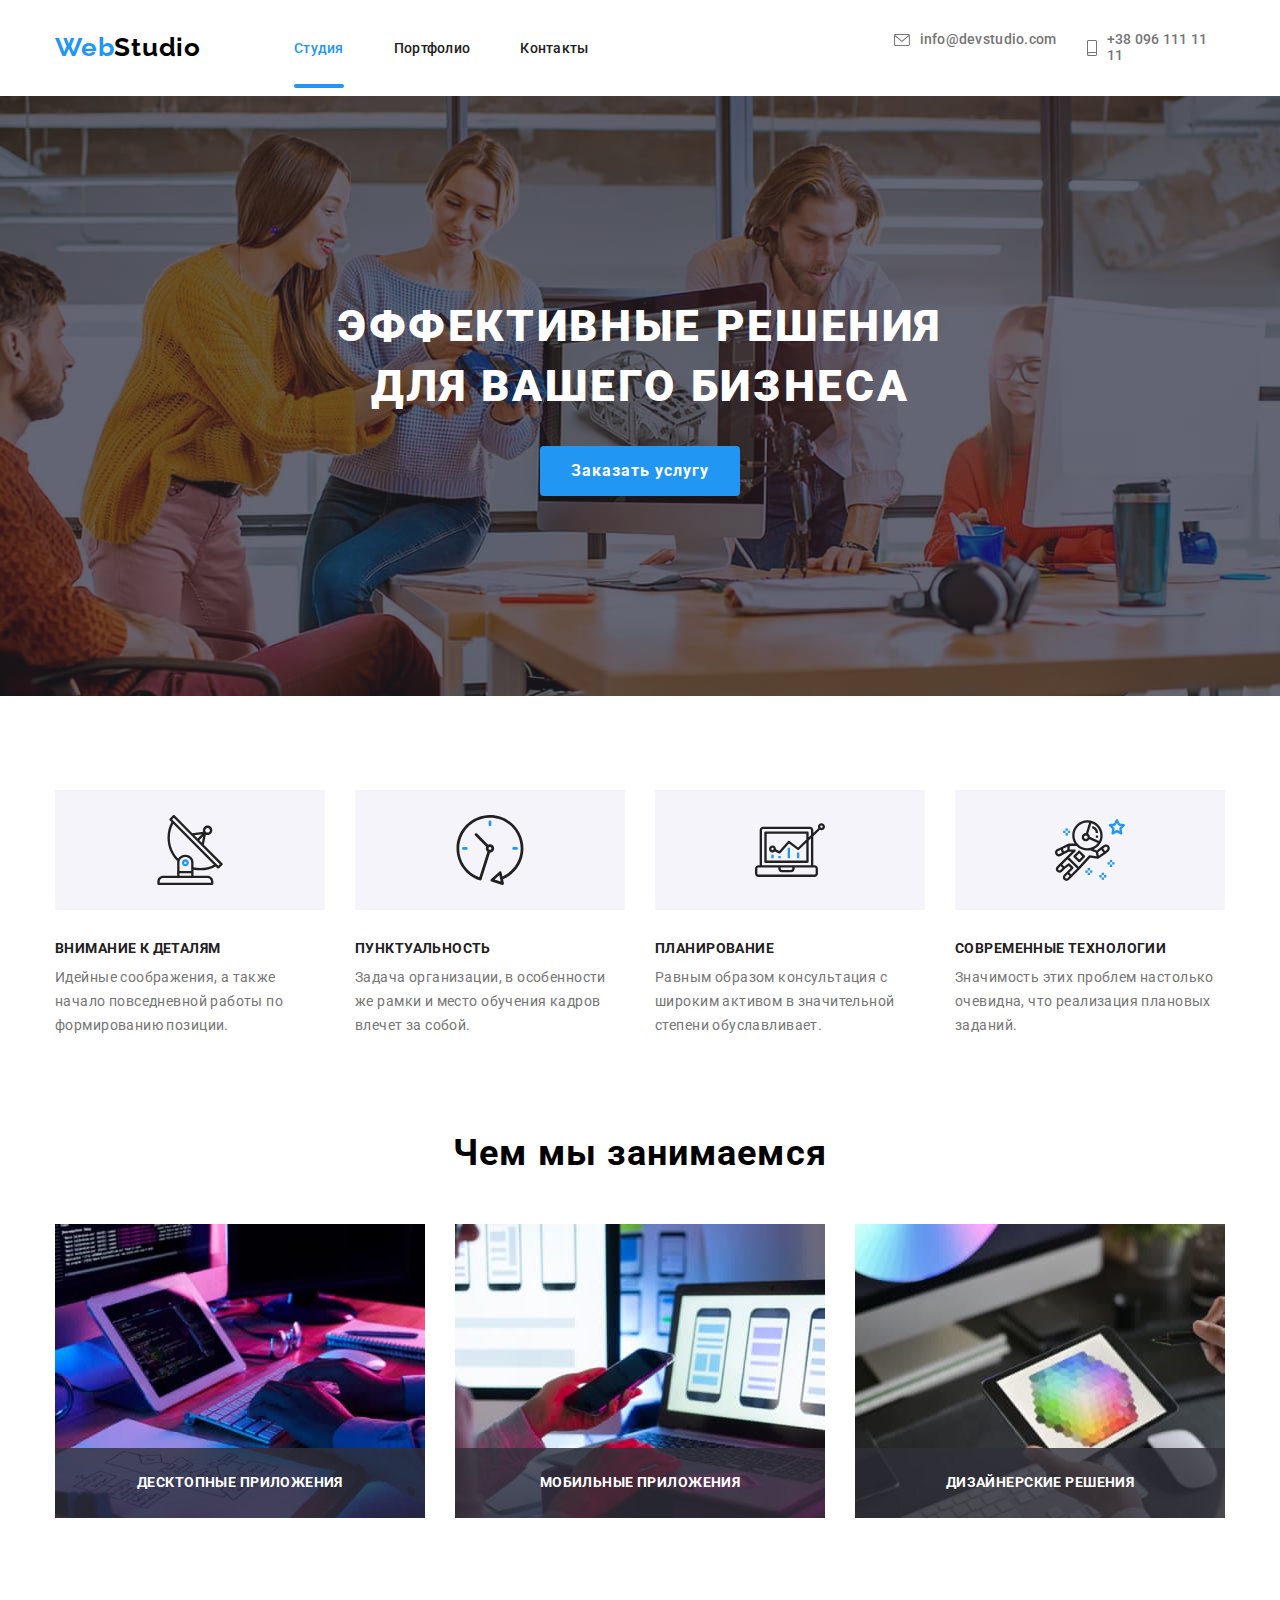
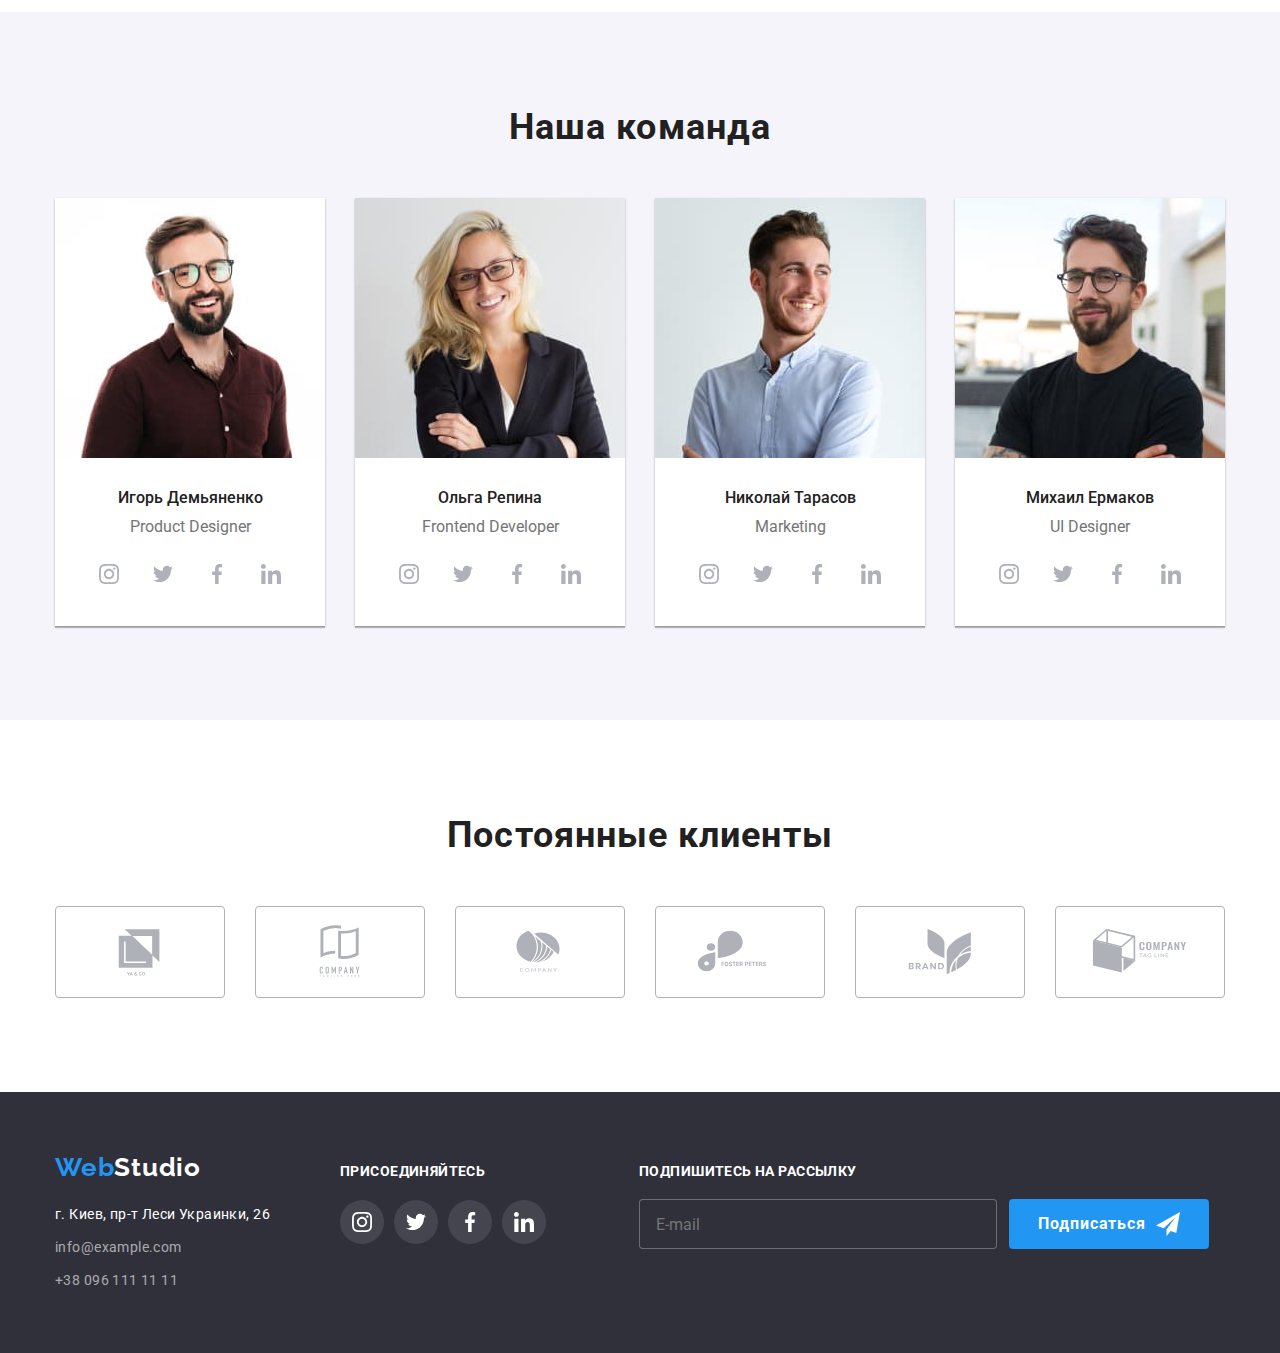
<file: index.html>
<!DOCTYPE html>
<html lang="ru">
    <head>
        <meta charset="utf-8">
        <meta name="viewport" content="width=device-width, initial-scale=1.0"/>
        <title>Главная</title>
        <link href="https://fonts.googleapis.com/css2?family=Raleway:wght@700&family=Roboto:wght@400;500;700;900&display=swap" rel="stylesheet">  
        <link href="./css/main.min.css" rel="stylesheet">    
        
    </head>

    <body>
        <header class="header">
            <div class="container">
            <div class="header__wrap">
                <nav class="navigation">
                    <a href="./index.html" class="logo"><span class="logo__web">Web</span><span class="logo__studio">Studio</span></a>
                    

                    <ul class="list navigation__set">
                        <li class="navigation__item"><a class="link navigation__link navigation__link--current" href="./index.html">Студия</a></li>
                        <li class="navigation__item"><a class="link navigation__link" href="./portfolio.html">Портфолио</a></li>
                        <li class="navigation__item"><a class="link navigation__link" href="">Контакты</a></li>
                    </ul>
            
                </nav>
                <button data-menu-open type="button" class="navigation__button">
                    <svg width="40" height="40">
                        <use class="menu-icon" href="./images/icons.svg#icon-menu"></use>
                    </svg>
                </button>
                <ul class="list contacts">
                    <li class="contacts__item"> 
                        <a class="link contacts__link contacts__link--mail" href="mailto:info@devstudio.com">
                            <div class="contacts__icon">
                                <svg class="contacts__envelope" width="16" height="12">
                                    <use href="./images/icons.svg#icon-envelope"></use>
                                </svg>
                            </div>
                            info@devstudio.com
                        </a>
                    </li>
                    <li class="contacts__item">
                        <a class="link contacts__link contacts__link--phone" href="tel:+380961111111">
                            <div class="contacts__icon">
                                <svg class="contacts__phone" width="10" height="16">
                                    <use href="./images/icons.svg#icon-smartphone"></use>
                                </svg>
                            </div>
                            +38 096 111 11 11
                        </a>
                    </li>
                    </ul>
                <div data-menu class="header__group is-hidden">
                    <button data-menu-close type="button" class="menu-close">
                        <svg width="40" height="40" class="icon-close">
                            <use href="./images/icons.svg#icon-close"></use>
                        </svg>
                    </button>
                    <ul class="mobile-nav">
                        <li class="mobile-nav__item"><a class="mobile-nav__link mobile-nav__link--current" href="./index.html">Студия</a></li>
                        <li class="mobile-nav__item"><a class="mobile-nav__link" href="./portfolio.html">Портфолио</a></li>
                        <li class="mobile-nav__item"><a class="mobile-nav__link" href="">Контакты</a></li>
                    </ul>
                    <div class="bottom-block">
                    <ul class="mob-contacts">
                        <li class="mob-contacts__item">
                            <a class="mob-contacts__phone" href="tel:+380961111111">
                                +38 096 111 11 11
                            </a>
                        </li>
                        <li class="mob-contacts__item"> 
                            <a class="mob-contacts__mail" href="mailto:info@devstudio.com">
                                info@devstudio.com
                            </a>
                        </li>
                    </ul>
                <ul class="header-social">
                    <li class="header-social__item"><a class="header-social__link" href="">Instagram</a></li>
                    <li class="header-social__item"><a class="header-social__link" href="">Twitter</a></li>
                    <li class="header-social__item"><a class="header-social__link" href="">Facebook</a></li>
                    <li class="header-social__item"><a class="header-social__link" href="">Linkedin</a></li>
                </ul> 
                </div>   
                </div>
            </div>
            </div>
        </header>

        <main>
            <section class="hero">
                <div class="container">
                    <h1 class="hero__heading">Эффективные решения<br>для вашего бизнеса</h1>
                    <button data-modal-open class="button" type="button">Заказать услугу</button>
                </div>
            </section>

            <section class="section features"> 
                <div class="container">
                    <h2 class="features__heading">Особенности</h2>
                    <ul class="list features__list">
                        <li class="features__item">
                            <div class="features__icon">
                                <svg width="70" height="70">
                                    <use href="./images/icons.svg#icon-antenna"></use>
                                </svg>
                            </div>
                            <h3 class="features__title">Внимание к деталям</h3>
                            <p class="features__text">
                            Идейные соображения, а также начало повседневной работы по формированию позиции.
                            </p>
                        </li>
                        <li class="features__item">
                            <div class="features__icon">
                                <svg width="70" height="70">
                                    <use href="./images/icons.svg#icon-clock"></use>
                                </svg>
                            </div>
                            <h3 class="features__title">Пунктуальность</h3>
                            <p class="features__text">
                            Задача организации, в особенности же рамки и место обучения кадров влечет за собой.
                            </p>
                        </li>
                        <li class="features__item">
                            <div class="features__icon">
                                <svg width="70" height="70">
                                    <use href="./images/icons.svg#icon-diagram"></use>
                                </svg>
                            </div>
                            <h3 class="features__title">Планирование</h3>
                            <p class="features__text">
                            Равным образом консультация с широким активом в значительной степени обуславливает.
                            </p>
                        </li>
                        <li class="features__item">
                            <div class="features__icon">
                                <svg width="70" height="70">
                                    <use href="./images/icons.svg#icon-astronaut"></use>
                                </svg>
                            </div>
                            <h3 class="features__title">Современные технологии</h3>
                            <p class="features__text">
                            Значимость этих проблем настолько очевидна, что реализация плановых заданий.
                            </p>
                        </li>
                    </ul>
                </div>
            </section>

            <section class="business">
                <div class="container">
                    <h2 class="section-heading business__heading">Чем мы занимаемся</h2>
                    <ul class="list business__list">
                        <li class="business__product">
                            <picture>
                                <source 
                                    srcset="images/desktop/whattodo-1-1200@1x.jpg 1x, images/desktop/whattodo-1-1200@2x.jpg 2x"
                                    media="(min-width: 1200px)"
                                />
                                <img src="images/desktop/whattodo-1-1200@1x.jpg" alt="laptop1" width="370">
                            </picture>
                            <div class="business__name"><span>Десктопные приложения</span></div>                           
                        </li>
                        <li class="business__product">
                            <picture>
                                <source 
                                    srcset="images/desktop/whattodo-2-1200@1x.jpg 1x, images/desktop/whattodo-2-1200@2x.jpg 2x"
                                    media="(min-width: 1200px)"
                                    />
                                    <img src="images/desktop/whattodo-2-1200@1x.jpg" alt="laptop1" width="370">
                            </picture>
                            <div class="business__name"><span>Мобильные приложения</span></div>
                        </li>
                        <li class="business__product">
                            <picture>
                                <source 
                                    srcset="images/desktop/whattodo-3-1200@1x.jpg 1x, images/desktop/whattodo-3-1200@2x.jpg 2x"
                                    media="(min-width: 1200px)"
                                    />
                                    <img src="images/desktop/whattodo-3-1200@1x.jpg" alt="laptop1" width="370">
                            </picture>
                            <div class="business__name"><span>Дизайнерские решения</span></div>
                        </li>
                    </ul>
                </div>
            </section>

            <section class="team">
                <div class="container">
                    <h2 class="section-heading team__heading">Наша команда</h2>
                    <ul class="list members">
                        <li class="members__card">
                            <picture>
                                <source 
                                    srcset="images/desktop/team-1-1200@1x.jpg 1x, images/desktop/team-1-1200@2x.jpg 2x"
                                    media="(min-width: 1200px)"
                                    />
                                <source 
                                    srcset="images/tablet/team-1-768@1x.jpg 1x, images/tablet/team-1-768@2x.jpg 2x"
                                    media="(min-width: 768px)"
                                    />                                  
                                <source 
                                    srcset="images/mobile/team-1-480@1x.jpg 1x, images/mobile/team-1-480@2x.jpg 2x"
                                    media="(max-width: 767px)"
                                    />    
                                <img src="images/desktop/team-1-1200@1x.jpg" alt="team member" width="270">                            
                            </picture>               
                            <div class="members__meta">
                                <h3 class="members__name">Игорь Демьяненко</h3>
                                <p class="members__position">Product Designer</p>
                                <ul class="list social">
                                    <li class="social__item">
                                        <a href="" class="social__link social__link--instagram">
                                            <svg class="social__icon" width="20" height="20">
                                                <use href="./images/icons.svg#icon-instagram"></use>
                                            </svg>
                                        </a>
                                    </li>
                                    <li class="social__item">
                                        <a href="" class="social__link social__link--twitter">
                                            <svg class="social__icon" width="20" height="20">
                                                <use href="./images/icons.svg#icon-twitter"></use>
                                            </svg>
                                        </a>
                                    </li>
                                    <li class="social__item">
                                        <a href="" class="social__link social__link--facebook">
                                            <svg class="social__icon" width="20" height="20">
                                               <use href="./images/icons.svg#icon-facebook"></use>
                                            </svg>
                                        </a>
                                    </li>
                                    <li class="social__item">
                                        <a href="" class="social__link social__link--linkedin">
                                            <svg class="social__icon" width="20" height="20">
                                                <use href="./images/icons.svg#icon-linkedin"></use>
                                            </svg>
                                        </a>
                                    </li>
                                </ul>
                            </div>
                        </li>
                        <li class="members__card">
                            <picture class="photo">
                                <source 
                                    srcset="images/desktop/team-2-1200@1x.jpg 1x, images/desktop/team-2-1200@2x.jpg 2x"
                                    media="(min-width: 1200px)"
                                    />
                                <source 
                                    srcset="images/tablet/team-2-768@1x.jpg 1x, images/tablet/team-2-768@2x.jpg 2x"
                                    media="(min-width: 768px)"
                                    />                                   
                                <source 
                                    srcset="images/mobile/team-2-480@1x.jpg 1x, images/mobile/team-2-480@2x.jpg 2x"
                                    media="(max-width: 767px)"
                                    />    
                                <img src="images/desktop/team-2-1200@1x.jpg" alt="team member" width="270">                              
                            </picture>          
                            <div class="members__meta">
                                <h3 class="members__name">Ольга Репина</h3>
                                <p class="members__position">Frontend Developer</p>
                                <ul class="list social">
                                    <li class="social__item">
                                        <a href="" class="social__link social__link--instagram">
                                            <svg class="social__icon" width="20" height="20">
                                                <use href="./images/icons.svg#icon-instagram"></use>
                                            </svg>
                                        </a>
                                    </li>
                                    <li class="social__item">
                                        <a href="" class="social__link social__link--twitter">
                                            <svg class="social__icon" width="20" height="20">
                                                <use href="./images/icons.svg#icon-twitter"></use>
                                            </svg>
                                        </a>
                                    </li>
                                    <li class="social__item">
                                        <a href="" class="social__link social__link--facebook">
                                            <svg class="social__icon" width="20" height="20">
                                               <use href="./images/icons.svg#icon-facebook"></use>
                                            </svg>
                                        </a>
                                    </li>
                                    <li class="social__item">
                                        <a href="" class="social__link social__link--linkedin">
                                            <svg class="social__icon" width="20" height="20">
                                                <use href="./images/icons.svg#icon-linkedin"></use>
                                            </svg>
                                        </a>
                                    </li>
                                </ul>
                            </div>
                        </li>
                        <li class="members__card">
                            <picture>
                                <source 
                                    srcset="images/desktop/team-3-1200@1x.jpg 1x, images/desktop/team-3-1200@2x.jpg 2x"
                                    media="(min-width: 1200px)"
                                    />
                                <source 
                                    srcset="images/tablet/team-3-768@1x.jpg 1x, images/tablet/team-3-768@2x.jpg 2x"
                                    media="(min-width: 768px)"
                                    />                                  
                                <source 
                                    srcset="images/mobile/team-3-480@1x.jpg 1x, images/mobile/team-3-480@2x.jpg 2x"
                                    media="(max-width: 767px)"
                                    />    
                                <img src="images/desktop/team-3-1200@1x.jpg" alt="team member" width="270">                            
                            </picture>          
                            <div class="members__meta">
                                <h3 class="members__name">Николай Тарасов</h3>
                                <p class="members__position">Marketing</p>
                                <ul class="list social">
                                    <li class="social__item">
                                        <a href="" class="social__link social__link--instagram">
                                            <svg class="social__icon" width="20" height="20">
                                                <use href="./images/icons.svg#icon-instagram"></use>
                                            </svg>
                                        </a>
                                    </li>
                                    <li class="social__item">
                                        <a href="" class="social__link social__link--twitter">
                                            <svg class="social__icon" width="20" height="20">
                                                <use href="./images/icons.svg#icon-twitter"></use>
                                            </svg>
                                        </a>
                                    </li>
                                    <li class="social__item">
                                        <a href="" class="social__link social__link--facebook">
                                            <svg class="social__icon" width="20" height="20">
                                               <use href="./images/icons.svg#icon-facebook"></use>
                                            </svg>
                                        </a>
                                    </li>
                                    <li class="social__item">
                                        <a href="" class="social__link social__link--linkedin">
                                            <svg class="social__icon" width="20" height="20">
                                                <use href="./images/icons.svg#icon-linkedin"></use>
                                            </svg>
                                        </a>
                                    </li>
                                </ul>
                            </div>
                        </li>
                        <li class="members__card">
                            <picture>
                                <source 
                                    srcset="images/desktop/team-4-1200@1x.jpg 1x, images/desktop/team-4-1200@2x.jpg 2x"
                                    media="(min-width: 1200px)"
                                    />
                                <source 
                                    srcset="images/tablet/team-4-768@1x.jpg 1x, images/tablet/team-4-768@2x.jpg 2x"
                                    media="(min-width: 768px)"
                                    />                                  
                                <source 
                                    srcset="images/mobile/team-4-480@1x.jpg 1x, images/mobile/team-4-480@2x.jpg 2x"
                                    media="(max-width: 767px)"
                                    />  
                                <img src="images/desktop/team-4-1200@1x.jpg" alt="team member" width="270">                              
                            </picture>          
                            <div class="members__meta">
                                <h3 class="members__name">Михаил Ермаков</h3>
                                <p class="members__position">UI Designer</p>
                                <ul class="list social">
                                    <li class="social__item">
                                        <a href="" class="social__link social__link--instagram">
                                            <svg class="social__icon" width="20" height="20">
                                                <use href="./images/icons.svg#icon-instagram"></use>
                                            </svg>
                                        </a>
                                    </li>
                                    <li class="social__item">
                                        <a href="" class="social__link social__link--twitter">
                                            <svg class="social__icon" width="20" height="20">
                                                <use href="./images/icons.svg#icon-twitter"></use>
                                            </svg>
                                        </a>
                                    </li>
                                    <li class="social__item">
                                        <a href="" class="social__link social__link--facebook">
                                            <svg class="social__icon" width="20" height="20">
                                               <use href="./images/icons.svg#icon-facebook"></use>
                                            </svg>
                                        </a>
                                    </li>
                                    <li class="social__item">
                                        <a href="" class="social__link social__link--linkedin">
                                            <svg class="social__icon" width="20" height="20">
                                                <use href="./images/icons.svg#icon-linkedin"></use>
                                            </svg>
                                        </a>
                                    </li>
                                </ul>
                            </div>
                        </li>
                    </ul>
                </div>
            </section>

            <section class="clients">
                <div class="container">
                    <h2 class="section-heading clients__heading">Постоянные клиенты</h2>
                    <div>
                        <ul class="list clients__list">
                            <li class="clients__item">
                                <a class="link clients__link" href="">
                                <svg class="clients__logo" width="106" height="60">
                                    <use href="./images/icons.svg#icon-Logo-1"></use>
                                </svg>
                                </a>
                            </li>
                            <li class="clients__item">
                                <a class="link clients__link" href="">
                                <svg class="clients__logo" width="106" height="60">
                                   <use href="./images/icons.svg#icon-Logo-2"></use>
                                </svg>
                                </a></li>
                            <li class="clients__item">
                                <a class="link clients__link" href="">
                                <svg class="clients__logo" width="106" height="60">
                                    <use href="./images/icons.svg#icon-Logo-3"></use>
                                </svg>
                                </a>
                            </li>
                            <li class="clients__item">
                                <a class="link clients__link" href="">
                                <svg class="clients__logo" width="106" height="60">
                                    <use href="./images/icons.svg#icon-Logo-4"></use>
                                </svg>
                                </a>
                            </li>
                            <li class="clients__item">
                                <a class="link clients__link" href="">
                                <svg class="clients__logo" width="106" height="60">
                                    <use href="./images/icons.svg#icon-Logo-5"></use>
                                </svg>
                                </a>
                            </li>
                            <li class="clients__item">
                                <a class="link clients__link" href="">
                                <svg class="clients__logo" width="106" height="60">
                                    <use href="./images/icons.svg#icon-Logo-6"></use>
                                </svg>
                                </a>
                            </li>
                        </ul>
                    </div>
                </div>    
            </section>
        </main>

        <footer class="footer">
            <div class="container">
            <div class="footer__wrapper">
                <div class="footer__links-wrap">
                    <div class="footer-data">
                    <a href="./index.html" class="logo logo--footer"><span class="logo__web">Web</span><span class="logo__studio--footer">Studio</span></a>
                    <address class="address">
                        <ul class="list address__info">
                            <li class="address__item"><a class="link address__link" href="">г. Киев, пр-т Леси Украинки, 26</a></li>
                            <li class="address__item"><a class="link address__link address__link--contact" href="mailto:info@example.com">info@example.com</a></li>
                            <li class="address__item"><a class="link address__link address__link--contact" href="tel:+380961111111">+38 096 111 11 11</a></li>
                        </ul>
                    </address>
                    </div>

                    <div class="join-us">
                        <b class="join-us__heading">Присоединяйтесь</b>
                        <ul class="list social">
                            <li class="social__item">
                                <a href="" class="link social__link social__link--footer">
                                    <svg class="social__icon social__icon--footer" width="20" height="20">
                                        <use href="./images/icons.svg#icon-instagram"></use>
                                    </svg>
                                </a>
                            </li>
                            <li class="social__item">
                                <a href="" class="link social__link social__link--footer">
                                    <svg class="social__icon social__icon--footer" width="20" height="20">
                                        <use href="./images/icons.svg#icon-twitter"></use>
                                    </svg>
                                </a>
                            </li>
                            <li class="social__item">
                                <a href="" class="link social__link social__link--footer">
                                    <svg class="social__icon social__icon--footer" width="20" height="20">
                                    <use href="./images/icons.svg#icon-facebook"></use>
                                    </svg>
                                </a>
                            </li>
                            <li class="social__item">
                                <a href="" class="link social__link social__link--footer">
                                    <svg class="social__icon social__icon--footer" width="20" height="20">
                                        <use href="./images/icons.svg#icon-linkedin"></use>
                                    </svg>
                                </a>
                            </li>
                        </ul>
                    </div>
                </div>

                <div class="suscribe">
                    <b class="subscribe__text">Подпишитесь на рассылку</b>
                    <form class="subscribe__form">
                        <input class="subscribe__field" name="email" placeholder="E-mail">
                        <div class="button-wrap">
                        <button class="button subscribe-button" type="submit">
                            <span class="subscribe-button__text">Подписаться</span>
                            <span class="subscribe-button__icon">
                                <svg width="24" height="24">
                                    <use href="./images/icons.svg#icon-icon-send"></use>
                                </svg>
                            </span>
                        </button>
                        </div>
                    </form>
                </div>
            </div>
            </div>
        </footer>

        <div data-modal class="backdrop backdrop--hidden">
            <div class="modal">
                <button data-modal-close class="close-button" type="button">
                    <svg class="close-button__icon" width="18" height="18">
                        <use href="./images/icons.svg#cross"></use>
                    </svg>
                </button>
                <b class="modal__header">Оставьте свои данные, мы вам перезвоним</b>
               
                <form class="form">
                    <label class="form__label">
                        <input class="form__field" type="name" name="name">
                        <span class="form__icon">
                            <svg width="18" height="18">
                                <use href="./images/icons.svg#icon-person-black"></use>
                            </svg>
                        </span>
                        <span class="form__line">Имя</span>        
                    </label>
                    <label class="form__label">
                        <input class="form__field" type="tel" name="phone">
                        <span class="form__icon">
                            <svg width="18" height="18">
                                <use href="./images/icons.svg#icon-phone-black"></use>
                            </svg>
                        </span>
                        <span class="form__line">Телефон</span>
                    </label>
                    <label class="form__label">
                        <input class="form__field" type="email" name="mail">
                        <span class="form__icon">
                            <svg width="18" height="18">
                                <use href="./images/icons.svg#icon-email-black"></use>
                            </svg>
                        </span>
                        <span class="form__line">Почта</span>  
                    </label>
                    <label class="form__label form__label--comment">
                        <textarea class="form__field form__field--comment" name="comment" placeholder="Введите текст"></textarea>
                        <span class="form__line">Комментарий</span>
                    </label>
                    
                    <label class="form__label form__label--conform">
                        <input class="form__field--hidden" type="checkbox">
                        <span class="form__checkbox">
                            <svg class="form__icon--checkbox" width="11" height="8">
                                <use href="./images/icons.svg#icon-icon-check"></use>
                            </svg>
                        </span>
                        <span class="form__conform-text">
                            Соглашаюсь с рассылкой и принимаю <a class="form__link" href="">Условия договора</a>
                        </span>  
                                          
                    </label>
                    <button class="button submit-button" type="submit">Отправить</button>
                </form>
                
            </div>
        </div>
        <script src="./js/modal.js"></script>
        <script src="./js/mobile-menu.js"></script>
    </body>
</html>
</file>
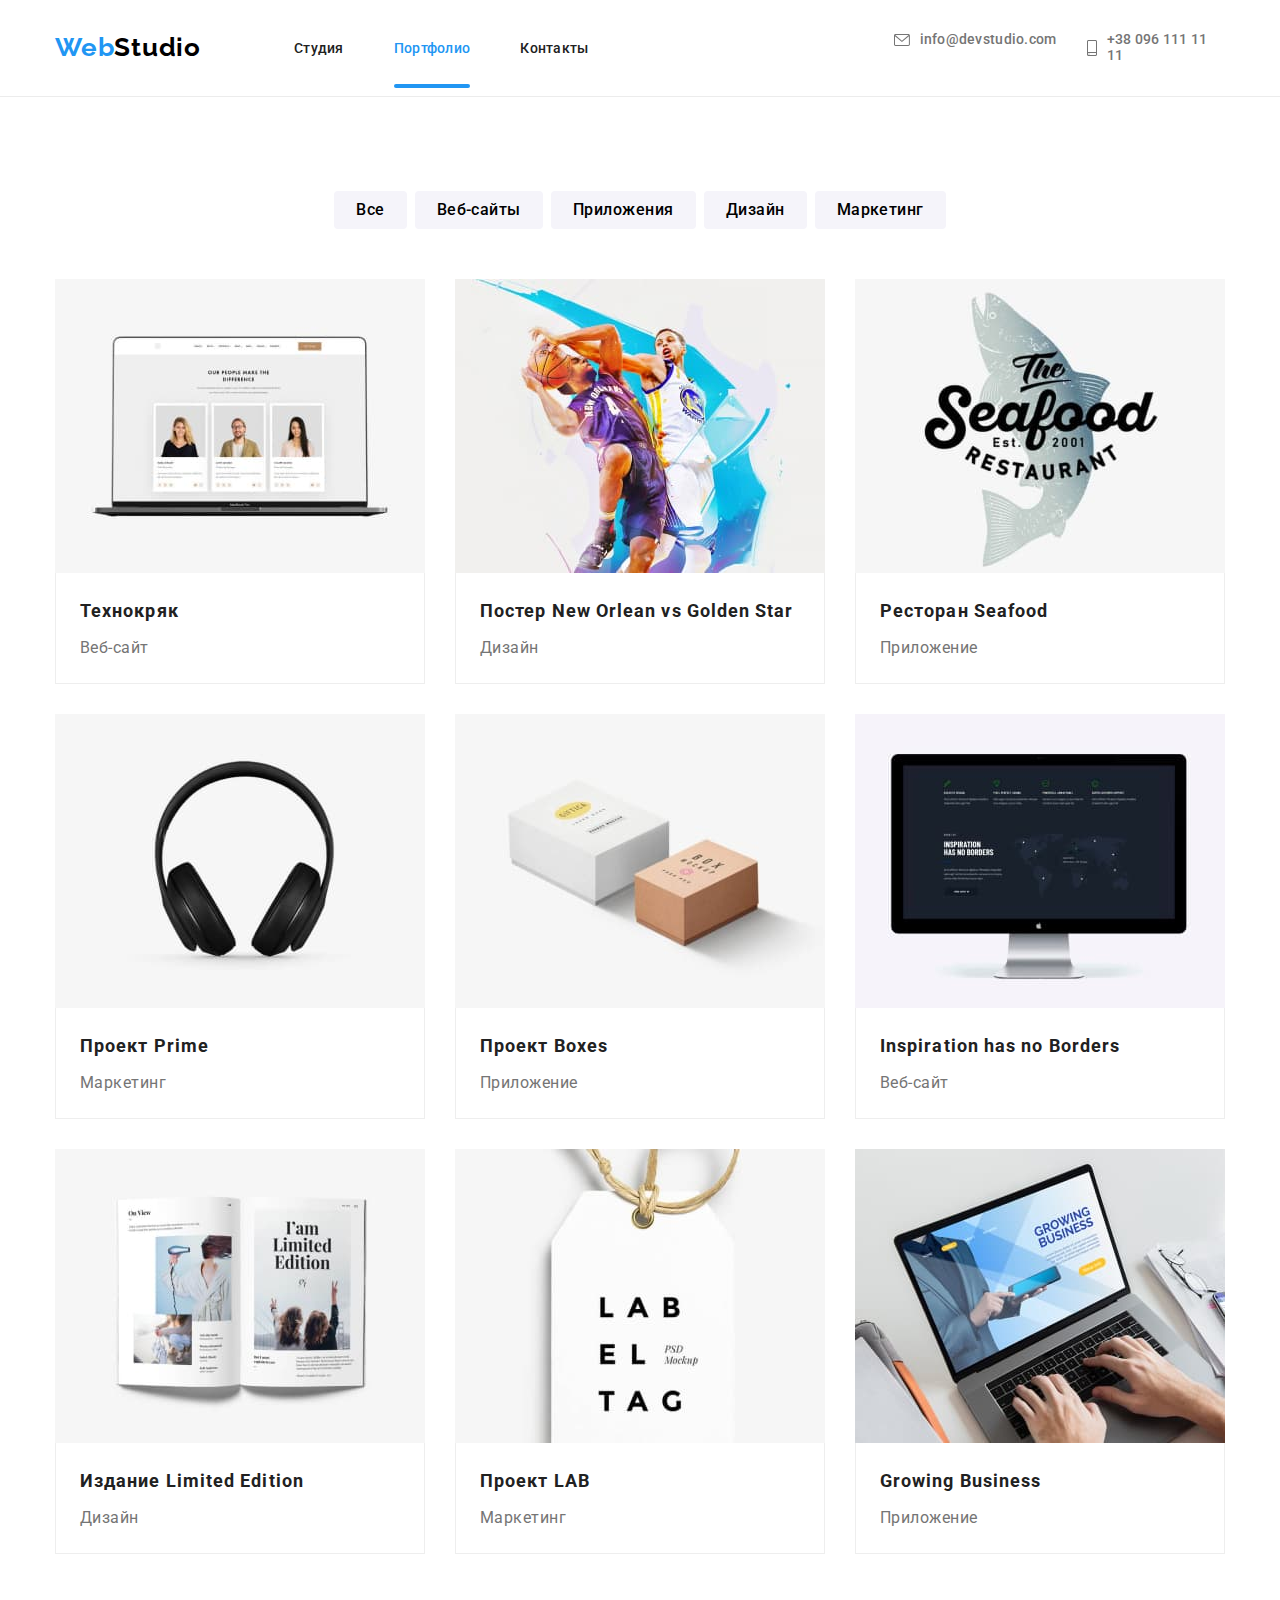
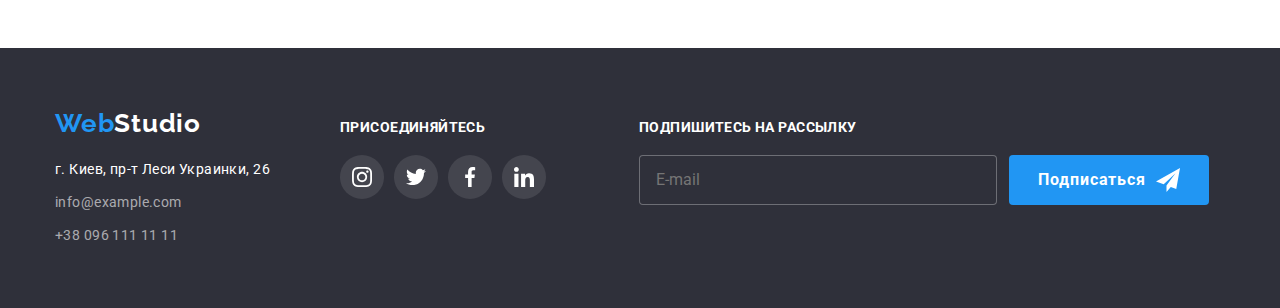
<file: portfolio.html>
<!DOCTYPE html>
<html lang="ru">
    <head>

        <meta charset="utf-8">
        <meta name="viewport" content="width=device-width, initial-scale=1.0"/>
        <title>Главная</title>
        <link href="https://fonts.googleapis.com/css2?family=Raleway:wght@700&family=Roboto:wght@400;500;700;900&display=swap" rel="stylesheet">
        <link href="./css/main.min.css" rel="stylesheet"> 

    </head>

    <body>
        <header class="header header--line">
            <div class="container">
            <div class="header__wrap">
                <nav class="navigation">
                    <a href="./index.html" class="logo"><span class="logo__web">Web</span><span class="logo__studio">Studio</span></a>
                    

                    <ul class="list navigation__set">
                        <li class="navigation__item"><a class="link navigation__link " href="./index.html">Студия</a></li>
                        <li class="navigation__item"><a class="link navigation__link navigation__link--current" href="./portfolio.html">Портфолио</a></li>
                        <li class="navigation__item"><a class="link navigation__link" href="">Контакты</a></li>
                    </ul>
            
                </nav>
                <button data-menu-open type="button" class="navigation__button">
                    <svg width="40" height="40">
                        <use class="menu-icon" href="./images/icons.svg#icon-menu"></use>
                    </svg>
                </button>
                <ul class="list contacts">
                    <li class="contacts__item"> 
                        <a class="link contacts__link contacts__link--mail" href="mailto:info@devstudio.com">
                            <div class="contacts__icon">
                                <svg class="contacts__envelope" width="16" height="12">
                                    <use href="./images/icons.svg#icon-envelope"></use>
                                </svg>
                            </div>
                            info@devstudio.com
                        </a>
                    </li>
                    <li class="contacts__item">
                        <a class="link contacts__link contacts__link--phone" href="tel:+380961111111">
                            <div class="contacts__icon">
                                <svg class="contacts__phone" width="10" height="16">
                                    <use href="./images/icons.svg#icon-smartphone"></use>
                                </svg>
                            </div>
                            +38 096 111 11 11
                        </a>
                    </li>
                    </ul>
                <div data-menu class="header__group is-hidden">
                    <button data-menu-close type="button" class="menu-close">
                        <svg width="40" height="40" class="icon-close">
                            <use href="./images/icons.svg#icon-close"></use>
                        </svg>
                    </button>
                    <ul class="mobile-nav">
                        <li class="mobile-nav__item"><a class="mobile-nav__link " href="./index.html">Студия</a></li>
                        <li class="mobile-nav__item"><a class="mobile-nav__link mobile-nav__link--current" href="./portfolio.html">Портфолио</a></li>
                        <li class="mobile-nav__item"><a class="mobile-nav__link" href="">Контакты</a></li>
                    </ul>
                    <div class="bottom-block">
                        <ul class="mob-contacts">
                            <li class="mob-contacts__item">
                                <a class="mob-contacts__phone" href="tel:+380961111111">
                                    +38 096 111 11 11
                                </a>
                            </li>
                            <li class="mob-contacts__item"> 
                                <a class="mob-contacts__mail" href="mailto:info@devstudio.com">
                                    info@devstudio.com
                                </a>
                            </li>
                        </ul>
                    <ul class="header-social">
                        <li class="header-social__item"><a class="header-social__link" href="">Instagram</a></li>
                        <li class="header-social__item"><a class="header-social__link" href="">Twitter</a></li>
                        <li class="header-social__item"><a class="header-social__link" href="">Facebook</a></li>
                        <li class="header-social__item"><a class="header-social__link" href="">Linkedin</a></li>
                    </ul> 
                    </div>   
                </div>
            </div>
            </div>
        </header>

        <main>
            <section class="portfolio">
                <div class="container">
                    <h1 class="section-heading portfolio__heading">Портфолио</h1>
                    <ul class="filter">
                        <li class="filter__item"><button class="filter__button" type="button">Все</button></li>
                        <li class="filter__item"><button class="filter__button" type="button">Веб-сайты</button></li>
                        <li class="filter__item"><button class="filter__button" type="button">Приложения</button></li>
                        <li class="filter__item"><button class="filter__button" type="button">Дизайн</button></li>
                        <li class="filter__item"><button class="filter__button" type="button">Маркетинг</button></li>
                    </ul>

                    <ul class="list grid">
                        <li class="grid__item">
                            <a class="link work" href="">
                                <div class="work__image-thumb">
                                    <picture>
                                        <source 
                                            srcset="images/desktop/portfolio-1-1200@1x.jpg 1x, images/desktop/portfolio-1-1200@2x.jpg 2x"
                                            media="(min-width: 1200px)"
                                            />
                                        <source 
                                            srcset="images/tablet/portfolio-1-768@1x.jpg 1x, images/tablet/portfolio-1-768@2x.jpg 2x"
                                            media="(min-width: 768px)"
                                            />                                  
                                        <source 
                                            srcset="images/mobile/portfolio-1-480@1x.jpg 1x, images/mobile/portfolio-1-480@2x.jpg 2x"
                                            media="(max-width: 767px)"
                                            /> 
                                        <img src="images/desktop/portfolio-1-1200@1x.jpg" alt="poster" width="270">                               
                                    </picture>          
                                    <div class="work__overlay">
                                        <p class="work__description">
                                            Технокряк это современная площадка распространения коронавируса.
                                            Компании используют эту платформу для цифрового шпионажа и атак 
                                            на защищённые сервера конкурентов.
                                        </p>
                                    </div>
                                </div>
                                <div class="work__meta work__meta--align">
                                    <h2 class="work__name">Технокряк</h2>
                                    <p class="work__type">Веб-сайт</p>
                                </div>
                            </a>
                        </li>
                        <li class="grid__item">
                            <a class="link work" href="">
                                <div class="work__image-thumb">
                                    <picture>
                                        <source 
                                        srcset="images/desktop/portfolio-2-1200@1x.jpg 1x, images/desktop/portfolio-2-1200@2x.jpg 2x"
                                        media="(min-width: 1200px)"
                                        />
                                    <source 
                                        srcset="images/tablet/portfolio-2-768@1x.jpg 1x, images/tablet/portfolio-2-768@2x.jpg 2x"
                                        media="(min-width: 768px)"
                                        />                                  
                                    <source 
                                        srcset="images/mobile/portfolio-2-480@1x.jpg 1x, images/mobile/portfolio-2-480@2x.jpg 2x"
                                        media="(max-width: 767px)"
                                        />
                                    <img src="images/desktop/portfolio-2-1200@1x.jpg" alt="poster">                                
                                </picture>         
                                <div class="work__overlay">
                                    <p class="work__description">
                                        Технокряк это современная площадка распространения коронавируса.
                                        Компании используют эту платформу для цифрового шпионажа и атак 
                                        на защищённые сервера конкурентов.
                                    </p>
                                </div>
                                </div>
                                <div class="work__meta">
                                    <h2 class="work__name">Постер New Orlean vs Golden Star</h2>
                                    <p class="work__type">Дизайн</p>
                                </div>
                            </a>
                        </li>
                        <li class="grid__item">
                            <a class="link work" href="">
                                <div class="work__image-thumb">
                                    <picture>
                                        <source 
                                        srcset="images/desktop/portfolio-3-1200@1x.jpg 1x, images/desktop/portfolio-3-1200@2x.jpg 2x"
                                        media="(min-width: 1200px)"
                                        />
                                    <source 
                                        srcset="images/tablet/portfolio-3-768@1x.jpg 1x, images/tablet/portfolio-3-768@2x.jpg 2x"
                                        media="(min-width: 768px)"
                                        />                                  
                                    <source 
                                        srcset="images/mobile/portfolio-3-480@1x.jpg 1x, images/mobile/portfolio-3-480@2x.jpg 2x"
                                        media="(max-width: 767px)"
                                        /> 
                                    <img src="images/desktop/portfolio-3-1200@1x.jpg" alt="poster">                               
                                </picture>         
                                <div class="work__overlay">
                                    <p class="work__description">
                                        Технокряк это современная площадка распространения коронавируса.
                                        Компании используют эту платформу для цифрового шпионажа и атак 
                                        на защищённые сервера конкурентов.
                                    </p>
                                </div>
                                </div>
                                <div class="work__meta">
                                    <h2 class="work__name">Ресторан Seafood</h2>
                                    <p class="work__type">Приложение</p>
                                </div>
                            </a>
                        </li>
                        <li class="grid__item">
                            <a class="link work" href="">
                                <div class="work__image-thumb">
                                    <picture>
                                        <source 
                                        srcset="images/desktop/portfolio-4-1200@1x.jpg 1x, images/desktop/portfolio-4-1200@2x.jpg 2x"
                                        media="(min-width: 1200px)"
                                        />
                                    <source 
                                        srcset="images/tablet/portfolio-4-768@1x.jpg 1x, images/tablet/portfolio-4-768@2x.jpg 2x"
                                        media="(min-width: 768px)"
                                        />                                  
                                    <source 
                                        srcset="images/mobile/portfolio-4-480@1x.jpg 1x, images/mobile/portfolio-4-480@2x.jpg 2x"
                                        media="(max-width: 767px)"
                                        />  
                                    <img src="images/desktop/portfolio-4-1200@1x.jpg" alt="poster" width="270">                              
                                </picture>        
                                <div class="work__overlay">
                                    <p class="work__description">
                                        Технокряк это современная площадка распространения коронавируса.
                                        Компании используют эту платформу для цифрового шпионажа и атак 
                                        на защищённые сервера конкурентов.
                                    </p>
                                </div>
                                </div>
                                <div class="work__meta">
                                    <h2 class="work__name">Проект Prime</h2>
                                    <p class="work__type">Маркетинг</p>
                                </div>
                            </a>
                        </li>
                        <li class="grid__item">
                            <a class="link work" href="">
                                <div class="work__image-thumb">
                                    <picture>
                                        <source 
                                        srcset="images/desktop/portfolio-5-1200@1x.jpg 1x, images/desktop/portfolio-5-1200@2x.jpg 2x"
                                        media="(min-width: 1200px)"
                                        />
                                    <source 
                                        srcset="images/tablet/portfolio-5-768@1x.jpg 1x, images/tablet/portfolio-5-768@2x.jpg 2x"
                                        media="(min-width: 768px)"
                                        />                                  
                                    <source 
                                        srcset="images/mobile/portfolio-5-480@1x.jpg 1x, images/mobile/portfolio-5-480@2x.jpg 2x"
                                        media="(max-width: 767px)"
                                        />
                                    <img src="images/desktop/portfolio-5-1200@1x.jpg" alt="poster" width="270">                                
                                </picture>        
                                <div class="work__overlay">
                                    <p class="work__description">
                                        Технокряк это современная площадка распространения коронавируса.
                                        Компании используют эту платформу для цифрового шпионажа и атак 
                                        на защищённые сервера конкурентов.
                                    </p>
                                </div>
                                </div>
                                <div class="work__meta">
                                    <h2 class="work__name">Проект Boxes</h2>
                                    <p class="work__type">Приложение</p>
                                </div>
                            </a>
                        </li>
                        <li class="grid__item">
                            <a class="link work" href="">
                                <div class="work__image-thumb">
                                    <picture>
                                        <source 
                                        srcset="images/desktop/portfolio-6-1200@1x.jpg 1x, images/desktop/portfolio-6-1200@2x.jpg 2x"
                                        media="(min-width: 1200px)"
                                        />
                                    <source 
                                        srcset="images/tablet/portfolio-6-768@1x.jpg 1x, images/tablet/portfolio-6-768@2x.jpg 2x"
                                        media="(min-width: 768px)"
                                        />                                  
                                    <source 
                                        srcset="images/mobile/portfolio-6-480@1x.jpg 1x, images/mobile/portfolio-6-480@2x.jpg 2x"
                                        media="(max-width: 767px)"
                                        />   
                                    <img src="images/desktop/portfolio-6-1200@1x.jpg" alt="poster" width="270">                             
                                </picture>         
                                <div class="work__overlay">
                                    <p class="work__description">
                                        Технокряк это современная площадка распространения коронавируса.
                                        Компании используют эту платформу для цифрового шпионажа и атак 
                                        на защищённые сервера конкурентов.
                                    </p>
                                </div>
                                </div>
                                <div class="work__meta">
                                    <h2 class="work__name">Inspiration has no Borders</h2>
                                    <p class="work__type">Веб-сайт</p>
                                </div>
                            </a>
                        </li>
                        <li class="grid__item">
                            <a class="link work" href="">
                                <div class="work__image-thumb">
                                    <picture>
                                        <source 
                                        srcset="images/desktop/portfolio-7-1200@1x.jpg 1x, images/desktop/portfolio-7-1200@2x.jpg 2x"
                                        media="(min-width: 1200px)"
                                        />   
                                    <source 
                                        srcset="images/tablet/portfolio-7-768@1x.jpg 1x, images/tablet/portfolio-7-768@2x.jpg 2x"
                                        media="(min-width: 768px)"
                                        />                                  
                                    <source 
                                        srcset="images/mobile/portfolio-7-480@1x.jpg 1x, images/mobile/portfolio-7-480@2x.jpg 2x"
                                        media="(max-width: 767px)"
                                        />       
                                    <img src="images/desktop/portfolio-7-1200@1x.jpg" alt="poster" width="270">                         
                                </picture>         
                                <div class="work__overlay">
                                    <p class="work__description">
                                        Технокряк это современная площадка распространения коронавируса.
                                        Компании используют эту платформу для цифрового шпионажа и атак 
                                        на защищённые сервера конкурентов.
                                    </p>
                                </div>
                                </div>
                                <div class="work__meta">
                                    <h2 class="work__name">Издание Limited Edition</h2>
                                    <p class="work__type">Дизайн</p>
                                </div>
                            </a>
                        </li>
                        <li class="grid__item">
                            <a class="link work" href="">
                                <div class="work__image-thumb">
                                    <picture>
                                        <source 
                                        srcset="images/desktop/portfolio-8-1200@1x.jpg 1x, images/desktop/portfolio-8-1200@2x.jpg 2x"
                                        media="(min-width: 1200px)"
                                        />   
                                    <source 
                                        srcset="images/tablet/portfolio-8-768@1x.jpg 1x, images/tablet/portfolio-2-768@2x.jpg 2x"
                                        media="(min-width: 768px)"
                                        />                                  
                                    <source 
                                        srcset="images/mobile/portfolio-8-480@1x.jpg 1x, images/mobile/portfolio-8-480@2x.jpg 2x"
                                        media="(max-width: 767px)"
                                        />   
                                    <img src="images/desktop/portfolio-8-1200@1x.jpg" alt="poster" width="270">                             
                                </picture>         
                                <div class="work__overlay">
                                    <p class="work__description">
                                        Технокряк это современная площадка распространения коронавируса.
                                        Компании используют эту платформу для цифрового шпионажа и атак 
                                        на защищённые сервера конкурентов.
                                    </p>
                                </div>
                                </div>
                                <div class="work__meta">
                                    <h2 class="work__name">Проект LAB</h2>
                                    <p class="work__type">Маркетинг</p>
                                </div>
                            </a>
                        </li>
                        <li class="grid__item">
                            <a class="link work" href="">
                                <div class="work__image-thumb">
                                    <picture>
                                        <source 
                                        srcset="images/desktop/portfolio-9-1200@1x.jpg 1x, images/desktop/portfolio-9-1200@2x.jpg 2x"
                                        media="(min-width: 1200px)"
                                        />
                        
                                    <source 
                                        srcset="images/tablet/portfolio-9-768@1x.jpg 1x, images/tablet/portfolio-9-768@2x.jpg 2x"
                                        media="(min-width: 768px)"
                                        />                                  
                                    <source 
                                        srcset="images/mobile/portfolio-9-480@1x.jpg 1x, images/mobile/portfolio-9-480@2x.jpg 2x"
                                        media="(max-width: 767px)"
                                        />        
                                    <img src="images/desktop/portfolio-9-1200@1x.jpg" alt="poster" width="270">                        
                                </picture>         
                                <div class="work__overlay">
                                    <p class="work__description">
                                        Технокряк это современная площадка распространения коронавируса.
                                        Компании используют эту платформу для цифрового шпионажа и атак 
                                        на защищённые сервера конкурентов.
                                    </p>
                                </div>
                                </div>
                                <div class="work__meta">
                                    <h2 class="work__name">Growing Business</h2>
                                    <p class="work__type">Приложение</p>
                                </div>
                            </a>
                        </li>
                    </ul>
                </div>
            </section>
            
        </main>

        <footer class="footer">
            <div class="container">
            <div class="footer__wrapper">
                <div class="footer__links-wrap">
                    <div class="footer-data">
                    <a href="./index.html" class="logo logo--footer"><span class="logo__web">Web</span><span class="logo__studio--footer">Studio</span></a>
                    <address class="address">
                        <ul class="list address__info">
                            <li class="address__item"><a class="link address__link" href="">г. Киев, пр-т Леси Украинки, 26</a></li>
                            <li class="address__item"><a class="link address__link address__link--contact" href="mailto:info@example.com">info@example.com</a></li>
                            <li class="address__item"><a class="link address__link address__link--contact" href="tel:+380961111111">+38 096 111 11 11</a></li>
                        </ul>
                    </address>
                    </div>

                    <div class="join-us">
                        <b class="join-us__heading">Присоединяйтесь</b>
                        <ul class="list social">
                            <li class="social__item">
                                <a href="" class="link social__link social__link--footer">
                                    <svg class="social__icon social__icon--footer" width="20" height="20">
                                        <use href="./images/icons.svg#icon-instagram"></use>
                                    </svg>
                                </a>
                            </li>
                            <li class="social__item">
                                <a href="" class="link social__link social__link--footer">
                                    <svg class="social__icon social__icon--footer" width="20" height="20">
                                        <use href="./images/icons.svg#icon-twitter"></use>
                                    </svg>
                                </a>
                            </li>
                            <li class="social__item">
                                <a href="" class="link social__link social__link--footer">
                                    <svg class="social__icon social__icon--footer" width="20" height="20">
                                    <use href="./images/icons.svg#icon-facebook"></use>
                                    </svg>
                                </a>
                            </li>
                            <li class="social__item">
                                <a href="" class="link social__link social__link--footer">
                                    <svg class="social__icon social__icon--footer" width="20" height="20">
                                        <use href="./images/icons.svg#icon-linkedin"></use>
                                    </svg>
                                </a>
                            </li>
                        </ul>
                    </div>
                </div>

                <div class="suscribe">
                    <b class="subscribe__text">Подпишитесь на рассылку</b>
                    <form class="subscribe__form">
                        <input class="subscribe__field" name="email" placeholder="E-mail">
                        <div class="button-wrap">
                        <button class="button subscribe-button" type="submit">
                            <span class="subscribe-button__text">Подписаться</span>
                            <span class="subscribe-button__icon">
                                <svg width="24" height="24">
                                    <use href="./images/icons.svg#icon-icon-send"></use>
                                </svg>
                            </span>
                        </button>
                        </div>
                    </form>
                </div>
            </div>
            </div>
        </footer>

        <script src="./js/mobile-menu.js"></script>
    </body>
</html>
</file>
<file: css/main.min.css>
.features__heading,.portfolio__heading{position:absolute;width:1px;height:1px;margin:-1px;border:0;padding:0;white-space:nowrap;-webkit-clip-path:inset(100%);clip-path:inset(100%);clip:rect(0 0 0 0);overflow:hidden}/*! modern-normalize v1.1.0 | MIT License | https://github.com/sindresorhus/modern-normalize */*,::before,::after{-webkit-box-sizing:border-box;box-sizing:border-box}html{line-height:1.15;-webkit-text-size-adjust:100%;-moz-tab-size:4;-o-tab-size:4;tab-size:4}body{margin:0;font-family:system-ui,-apple-system,"Segoe UI",Roboto,Helvetica,Arial,sans-serif,"Apple Color Emoji","Segoe UI Emoji"}hr{height:0;color:inherit}abbr[title]{-webkit-text-decoration:underline dotted;text-decoration:underline dotted}b,strong{font-weight:bolder}code,kbd,samp,pre{font-family:ui-monospace, SFMono-Regular, Consolas, 'Liberation Mono', Menlo, monospace;font-size:1em}small{font-size:80%}sub,sup{font-size:75%;line-height:0;position:relative;vertical-align:baseline}sub{bottom:-0.25em}sup{top:-0.5em}table{text-indent:0;border-color:inherit}button,input,optgroup,select,textarea{font-family:inherit;font-size:100%;line-height:1.15;margin:0}button,select{text-transform:none}button,[type='button'],[type='reset'],[type='submit']{-webkit-appearance:button}::-moz-focus-inner{border-style:none;padding:0}:-moz-focusring{outline:1px dotted ButtonText}:-moz-ui-invalid{box-shadow:none}legend{padding:0}progress{vertical-align:baseline}::-webkit-inner-spin-button,::-webkit-outer-spin-button{height:auto}[type='search']{-webkit-appearance:textfield;outline-offset:-2px}::-webkit-search-decoration{-webkit-appearance:none}::-webkit-file-upload-button{-webkit-appearance:button;font:inherit}summary{display:list-item}body{font-family:Roboto, -apple-system, BlinkMacSystemFont, "Segoe UI", "Oxygen", "Ubuntu", "Cantarell", "Fira Sans", "Droid Sans", "Helvetica Neue", sans-serif;color:var(--main-text-color);background-color:var(--background-primary)}h1,h2,h3,p{margin-top:0;margin-bottom:0}ul,ol{list-style-type:none;margin-bottom:0;margin-top:0;padding-left:0}svg{display:block}img{display:block;width:100%}picture{display:block}a{font-style:normal;font-weight:normal;text-decoration:none}.button{height:50px;min-width:200px;background-color:#2196F3;color:#fff;font-family:inherit;font-weight:700;font-size:16px;line-height:1.87;letter-spacing:0.06em;cursor:pointer;border:transparent;border-radius:4px}.button:hover,.button:focus{color:#fff;background-color:#2196F3}.container{padding-right:15px;padding-left:15px;margin-left:auto;margin-right:auto}@media screen and (min-width: 480px){.container{width:480px}}@media screen and (min-width: 768px){.container{width:768px}}@media screen and (min-width: 1200px){.container{width:1200px}}.logo{display:inline-block;letter-spacing:0.03em;font-family:Raleway, sans-serif;font-weight:700;font-size:24px;line-height:calc(28 / 24)}.logo__web{color:#2196F3}.logo__studio{color:#000}.logo__studio--footer{color:#fff}@media screen and (max-width: 767px){.logo{padding-top:16px;padding-bottom:16px;margin-right:0}}@media screen and (min-width: 768px){.logo{margin-right:88px;padding-top:26px;padding-bottom:26px}}@media (min-width: 1200px){.logo{padding-bottom:25px;padding-top:24px;margin-right:93px;font-size:26px;line-height:1.19}}.logo--footer{padding-bottom:0;padding-top:0;margin-right:0;margin-bottom:20px}.social{display:-webkit-box;display:-ms-flexbox;display:flex;-webkit-box-pack:center;-ms-flex-pack:center;justify-content:center}.social__link{display:-webkit-box;display:-ms-flexbox;display:flex;-webkit-box-pack:center;-ms-flex-pack:center;justify-content:center;-webkit-box-align:center;-ms-flex-align:center;align-items:center;height:44px;width:44px;border-radius:50%;-webkit-transition:background-color 250ms cubic-bezier(0.4, 0, 0.2, 1);transition:background-color 250ms cubic-bezier(0.4, 0, 0.2, 1)}.social__link:hover .social__icon,.social__link:focus .social__icon{fill:#fff}.social__link:hover,.social__link:focus{background-color:#2196F3}.social__item:not(:last-child){margin-right:10px}.social__icon{fill:#AFB1B8;-webkit-transition:fill 250ms cubic-bezier(0.4, 0, 0.2, 1);transition:fill 250ms cubic-bezier(0.4, 0, 0.2, 1)}.header{position:relative;background-color:#fff}.header__wrap{display:-webkit-box;display:-ms-flexbox;display:flex;-webkit-box-align:center;-ms-flex-align:center;align-items:center}@media screen and (max-width: 767px){.header__wrap{-webkit-box-pack:justify;-ms-flex-pack:justify;justify-content:space-between}}.header--line{border-bottom:1px solid #ECECEC}.navigation{display:-webkit-box;display:-ms-flexbox;display:flex;-webkit-box-align:center;-ms-flex-align:center;align-items:center}@media (max-width: 767px){.navigation{margin-right:0}}@media screen and (min-width: 768px){.navigation{margin-right:84px}}@media (min-width: 1200px){.navigation{margin-right:305px}}@media screen and (max-width: 767px){.navigation__set{display:none}}@media screen and (min-width: 768px){.navigation__set{display:-webkit-box;display:-ms-flexbox;display:flex}}.navigation__item:not(:last-child){margin-right:50px}.navigation__link{position:relative;display:block;padding-top:32px;padding-bottom:32px;color:#212121;font-weight:500;font-size:14px;line-height:calc(16 / 14);letter-spacing:0.02em;-webkit-transition:color 250ms cubic-bezier(0.4, 0, 0.2, 1);transition:color 250ms cubic-bezier(0.4, 0, 0.2, 1)}.navigation__link:hover,.navigation__link:focus{color:#2196F3}.navigation__link--current{color:#2196F3}.navigation__link--current::after{position:absolute;left:0;bottom:0;content:'';height:4px;width:100%;background-color:#2196F3;border-radius:2px}@media screen and (max-width: 767px){.contacts{display:none}}@media screen and (min-width: 768px){.contacts{display:block}}@media (min-width: 1200px){.contacts{display:-webkit-box;display:-ms-flexbox;display:flex;-webkit-box-pack:center;-ms-flex-pack:center;justify-content:center}}@media screen and (max-width: 1199px){.contacts__item:not(:last-child){margin-bottom:10px}}@media (min-width: 1200px){.contacts__item:not(:first-child){margin-left:30px}}.contacts__link{font-weight:500;letter-spacing:0.02em;color:#757575;-webkit-transition:color 250ms cubic-bezier(0.4, 0, 0.2, 1);transition:color 250ms cubic-bezier(0.4, 0, 0.2, 1)}.contacts__link:hover,.contacts__link:focus{color:#2196F3}@media screen and (max-width: 1199px){.contacts__link{font-size:12px;line-height:calc(14 / 12)}}@media (min-width: 1200px){.contacts__link{display:block;padding-top:32px;padding-bottom:32px;font-size:14px;line-height:1.14;text-decoration:none}}.contacts__icon{display:-webkit-box;display:-ms-flexbox;display:flex;-webkit-box-align:center;-ms-flex-align:center;align-items:center}@media screen and (max-width: 1199px){.contacts__icon{margin-right:8px}}@media (min-width: 1200px){.contacts__icon{padding-right:10px}}.contacts__link--mail,.contacts__link--phone{display:-webkit-box;display:-ms-flexbox;display:flex}.contacts__envelope,.contacts__phone{fill:#757575;-webkit-transition:fill 250ms cubic-bezier(0.4, 0, 0.2, 1);transition:fill 250ms cubic-bezier(0.4, 0, 0.2, 1)}.contacts__link:hover .contacts__envelope,.contacts__link:focus .contacts__envelope,.contacts__link:hover .contacts__phone,.contacts__link:focus .contacts__phone{fill:#2196F3}@media screen and (max-width: 1199px){.contacts__envelope{width:14px;height:10px}}@media (min-width: 1200px){.contacts__envelope{width:16px;height:12px}}@media screen and (max-width: 1199px){.contacts__phone{width:10px;height:14px}}@media (min-width: 1200px){.contacts__phone{width:10px;height:16px}}.navigation__button{display:none;background-color:#fff;border:transparent}@media screen and (max-width: 767px){.navigation__button{display:block}}.header__group{display:none}@media screen and (max-width: 767px){.header__group{display:block;position:fixed;top:0;left:0;z-index:1;width:100%;height:100%;padding:48px 40px;background-color:#fff}}.header-social{display:-webkit-box;display:-ms-flexbox;display:flex;-webkit-box-align:center;-ms-flex-align:center;align-items:center}.bottom-block{position:absolute;bottom:48px}.header-social__item{padding-right:10px}.header-social__item:not(:first-child){padding-left:10px}.header-social__item:not(:last-child){border-right:1px solid rgba(33,33,33,0.2)}.header-social__link{font-weight:500;font-size:18px;line-height:1.22;letter-spacing:0.02em;color:#2196F3}.mobile-nav__item:not(:last-child),.mob-contacts__item:not(:last-child){padding-bottom:32px}.mobile-nav{margin-bottom:306px}.mobile-nav__link{color:#212121;font-weight:500;font-size:40px;line-height:calc(47 / 40);text-align:center;letter-spacing:0.02em}.mobile-nav__link--current{color:#2196F3}.mob-contacts{margin-bottom:64px}.mob-contacts__phone{color:#2196F3;font-weight:500;font-size:34px;line-height:calc(40 / 34);letter-spacing:0.02em}.mob-contacts__mail{color:#757575;font-weight:500;font-size:24px;line-height:calc(28 / 24);letter-spacing:0.02em}.is-hidden{display:none}.menu-close{position:absolute;top:10px;right:15px;display:-webkit-box;display:-ms-flexbox;display:flex;-webkit-box-pack:center;-ms-flex-pack:center;justify-content:center;-webkit-box-align:center;-ms-flex-align:center;align-items:center;height:40px;width:40px;padding:0;background-color:#fff;border:transparent}.business{display:none}@media (min-width: 1200px){.business{display:block;padding-bottom:94px}}.business__heading{color:var(--secondary-text-color);font-size:36px;line-height:1.17;letter-spacing:0.03em;text-align:center;margin-bottom:50px}.business__list{display:-webkit-box;display:-ms-flexbox;display:flex}.business__product{position:relative}.business__product:not(:last-child){margin-right:30px}.business__name{position:absolute;bottom:0;width:100%;height:70px;color:#fff;font-weight:700;font-size:14px;line-height:1.14em;text-align:center;letter-spacing:0.03em;text-transform:uppercase;background-color:rgba(47,48,58,0.8);padding-top:27px;padding-bottom:27px}@media screen and (max-width: 1199px){.features{padding-top:60px;padding-bottom:60px}}@media (min-width: 1200px){.features{padding-top:94px;padding-bottom:94px}}.features__title{color:#212121;font-size:14px;line-height:1.16;letter-spacing:0.03em;margin-bottom:10px;text-transform:uppercase}@media screen and (max-width: 767px){.features__title{text-align:center}}@media screen and (min-width: 768px){.features__list{display:-webkit-box;display:-ms-flexbox;display:flex;-ms-flex-wrap:wrap;flex-wrap:wrap}}@media (min-width: 1200px){.features__list{-ms-flex-wrap:nowrap;flex-wrap:nowrap}}@media screen and (max-width: 767px){.features__item{width:100%}.features__item:not(:last-child){margin-bottom:30px}}@media screen and (min-width: 768px){.features__item{width:calc((100% - 30px) / 2)}.features__item:nth-child(2n+1){margin-right:30px}.features__item:nth-child(-n+2){margin-bottom:30px}}@media (min-width: 1200px){.features__item{width:calc((100% - 90px) / 4)}.features__item:not(:last-child){margin-right:30px}.features__item:nth-last-child(-n+2){margin-bottom:0}.features__item:not(:last-child){margin-bottom:0}}.features__icon{display:-webkit-box;display:-ms-flexbox;display:flex;-webkit-box-pack:center;-ms-flex-pack:center;justify-content:center;-webkit-box-align:center;-ms-flex-align:center;align-items:center;height:120px;background-color:#F5F4FA;margin-bottom:30px}.features__text{font-size:14px;line-height:1.71;letter-spacing:0.03em;color:#757575}@media screen and (max-width: 1199px){.clients{padding-top:60px;padding-bottom:60px}}@media (min-width: 1200px){.clients{padding-top:94px;padding-bottom:94px}}.clients__heading{color:#212121;letter-spacing:0.03em;text-align:center}@media screen and (max-width: 1199px){.clients__heading{font-size:28px;line-height:calc(33 / 28);margin-bottom:30px}}@media (min-width: 1200px){.clients__heading{font-size:36px;line-height:1.17;margin-bottom:50px}}.clients__list{display:-webkit-box;display:-ms-flexbox;display:flex}@media screen and (max-width: 1199px){.clients__list{-ms-flex-wrap:wrap;flex-wrap:wrap;-webkit-box-flex:1;-ms-flex-positive:1;flex-grow:1;width:100%}}@media (min-width: 1200px){.clients__list{-webkit-box-pack:center;-ms-flex-pack:center;justify-content:center}}.clients__link{display:-webkit-box;display:-ms-flexbox;display:flex;-webkit-box-pack:center;-ms-flex-pack:center;justify-content:center;-webkit-box-align:center;-ms-flex-align:center;align-items:center;height:92px;border:1px solid #AFB1B8;border-radius:4px;-webkit-transition:border-color 250ms cubic-bezier(0.4, 0, 0.2, 1);transition:border-color 250ms cubic-bezier(0.4, 0, 0.2, 1)}.clients__link:hover,.clients__link:focus{border-color:#2196F3}.clients__link:hover .clients__logo,.clients__link:focus .clients__logo{fill:#2196F3}@media screen and (max-width: 767px){.clients__item{width:calc((100% - 30px) / 2)}.clients__item:not(:nth-child(2n)){margin-right:30px}.clients__item:not(:nth-last-child(-n+2)){margin-bottom:30px}}@media screen and (min-width: 768px){.clients__item{width:calc((100% - 60px) / 3)}.clients__item:not(:nth-child(3n)){margin-right:30px}.clients__item:not(:nth-last-child(-n+3)){margin-bottom:30px}}@media (min-width: 1200px){.clients__item{width:170px}.clients__item:not(:last-child){margin-right:30px}.clients__item:not(:nth-last-child(-n+3)){margin-bottom:0px}}.clients__logo{fill:#AFB1B8;-webkit-transition:fill 250ms cubic-bezier(0.4, 0, 0.2, 1);transition:fill 250ms cubic-bezier(0.4, 0, 0.2, 1)}.team{background-color:#F5F4FA}@media screen and (max-width: 1199px){.team{padding-top:60px;padding-bottom:60px}}@media (min-width: 1200px){.team{padding-top:94px;padding-bottom:94px}}.team__heading{color:#212121;letter-spacing:0.03em;text-align:center}@media screen and (max-width: 1199px){.team__heading{font-size:28px;line-height:calc(33 / 28);margin-bottom:30px}}@media (min-width: 1200px){.team__heading{font-size:36px;line-height:1.17;margin-bottom:50px}}.members{text-align:center}@media screen and (max-width: 767px){.members{display:block}}@media screen and (min-width: 768px){.members{display:-webkit-box;display:-ms-flexbox;display:flex}}@media screen and (max-width: 1199px){.members{-ms-flex-wrap:wrap;flex-wrap:wrap}}.members__card{-webkit-box-shadow:0px 1px 3px rgba(0,0,0,0.12),0px 1px 1px rgba(0,0,0,0.14),0px 2px 1px rgba(0,0,0,0.2);box-shadow:0px 1px 3px rgba(0,0,0,0.12),0px 1px 1px rgba(0,0,0,0.14),0px 2px 1px rgba(0,0,0,0.2)}@media screen and (max-width: 767px){.members__card{width:100%}.members__card:not(:last-child){margin-bottom:30px}}@media screen and (min-width: 768px){.members__card{width:calc((100% - 30px) / 2)}.members__card:not(:nth-child(2n)){margin-right:30px}.members__card:not(:nth-last-child(-n+2)){margin-bottom:30px}}@media (min-width: 1200px){.members__card:not(:last-child){margin-right:30px}.members__card:nth-child(n+1){margin-bottom:0}}@media screen and (max-width: 1199px){.members__image{width:100%}}.members__name{color:#212121;font-weight:500;font-size:16px;line-height:1.19;margin-bottom:10px}.members__position{line-height:1.19;margin-bottom:16px;color:#757575}.members__meta{background-color:#fff}@media screen and (max-width: 1199px){.members__meta{width:100%}}@media screen and (max-width: 1199px){.members__meta{padding-top:30px;padding-bottom:24px}}@media (min-width: 1200px){.members__meta{padding-top:30px;padding-bottom:30px}}.backdrop{position:fixed;top:0;left:0;width:100%;height:100%;background-color:rgba(0,0,0,0.2);-webkit-transform:scale(1);transform:scale(1);-webkit-transition:opacity 250ms cubic-bezier(0.4, 0, 0.2, 1),-webkit-transform 250ms cubic-bezier(0.4, 0, 0.2, 1);transition:opacity 250ms cubic-bezier(0.4, 0, 0.2, 1),-webkit-transform 250ms cubic-bezier(0.4, 0, 0.2, 1);transition:transform 250ms cubic-bezier(0.4, 0, 0.2, 1),opacity 250ms cubic-bezier(0.4, 0, 0.2, 1);transition:transform 250ms cubic-bezier(0.4, 0, 0.2, 1),opacity 250ms cubic-bezier(0.4, 0, 0.2, 1),-webkit-transform 250ms cubic-bezier(0.4, 0, 0.2, 1)}.modal{position:absolute;top:50%;left:50%;-webkit-transform:translateX(-50%) translateY(-50%);transform:translateX(-50%) translateY(-50%);background-color:#fff;padding:40px}@media (max-width: 479px){.modal{width:100%}}@media (min-width: 480px) and (max-width: 1199px){.modal{width:450px;height:609px}}@media (min-width: 1200px){.modal{width:528px;height:581px}}.modal__header{display:block;color:#212121;font-size:20px;line-height:calc(23 / 20);text-align:center;letter-spacing:0.03em;margin-bottom:30px}@media screen and (max-width: 480px){.modal__header{line-height:calc(30 / 20)}}.close-button{display:-webkit-box;display:-ms-flexbox;display:flex;-webkit-box-pack:center;-ms-flex-pack:center;justify-content:center;-webkit-box-align:center;-ms-flex-align:center;align-items:center;position:absolute;top:8px;right:8px;width:30px;height:30px;background-color:#fff;border:1px solid rgba(0,0,0,0.1);border-radius:50%;cursor:pointer;-webkit-transition:border-color 250ms cubic-bezier(0.4, 0, 0.2, 1);transition:border-color 250ms cubic-bezier(0.4, 0, 0.2, 1)}.close-button:hover,.close-button:focus{border-color:#2196F3;outline:none}.close-button:hover .close-button__icon,.close-button:focus .close-button__icon{fill:#2196F3}.backdrop--hidden{pointer-events:none;opacity:0;-webkit-transform:scale(0);transform:scale(0)}.close-button__icon{fill:#000000;-webkit-transition:fill 250ms cubic-bezier(0.4, 0, 0.2, 1);transition:fill 250ms cubic-bezier(0.4, 0, 0.2, 1)}.form__label{display:-webkit-box;display:-ms-flexbox;display:flex;position:relative;-webkit-box-align:center;-ms-flex-align:center;align-items:center}.form__label:not(:last-of-type){margin-top:28px}.form__label:last-of-type{margin-top:20px}.form__field{border:1px solid rgba(33,33,33,0.2);border-radius:4px;-webkit-box-flex:1;-ms-flex-positive:1;flex-grow:1;height:40px;padding:12px 42px;-webkit-transition:fill 250ms cubic-bezier(0.4, 0, 0.2, 1),border-color 250ms cubic-bezier(0.4, 0, 0.2, 1);transition:fill 250ms cubic-bezier(0.4, 0, 0.2, 1),border-color 250ms cubic-bezier(0.4, 0, 0.2, 1)}.form__field:hover,.form__field:focus{border-color:#2196F3;outline:none}.form__field:hover+.form__icon,.form__field:focus+.form__icon{fill:#2196F3}.form__field--comment{height:120px;padding:12px 16px;resize:none}.form__field--comment::-webkit-input-placeholder{color:rgba(117,117,117,0.5);font-size:14px;line-height:calc(16 / 14);letter-spacing:0.01em}.form__field--comment:-ms-input-placeholder{color:rgba(117,117,117,0.5);font-size:14px;line-height:calc(16 / 14);letter-spacing:0.01em}.form__field--comment::-ms-input-placeholder{color:rgba(117,117,117,0.5);font-size:14px;line-height:calc(16 / 14);letter-spacing:0.01em}.form__field--comment::placeholder{color:rgba(117,117,117,0.5);font-size:14px;line-height:calc(16 / 14);letter-spacing:0.01em}.form__line{display:block;position:absolute;left:0;top:-18px;color:#757575;font-size:12px;line-height:calc(14 / 12)}.form__icon{display:inline-block;position:absolute;left:12px;-ms-flex-item-align:center;-ms-grid-row-align:center;align-self:center;width:18px;height:18px;fill:black}@media screen and (max-width: 1199px){.form__conform-text{font-size:12px;line-height:calc(14 / 12)}}@media (min-width: 1200px){.form__conform-text{font-size:14px;line-height:calc(24 / 14)}}.form__checkbox{display:-webkit-box;display:-ms-flexbox;display:flex;-webkit-box-pack:center;-ms-flex-pack:center;justify-content:center;-webkit-box-align:center;-ms-flex-align:center;align-items:center;width:16px;height:15px;margin-right:8px;border:2px solid black;border-radius:2px;-webkit-transition:background-color 250ms cubic-bezier(0.4, 0, 0.2, 1),border-color 250ms cubic-bezier(0.4, 0, 0.2, 1);transition:background-color 250ms cubic-bezier(0.4, 0, 0.2, 1),border-color 250ms cubic-bezier(0.4, 0, 0.2, 1)}.form__link{color:#2196F3}.submit-button{display:-webkit-box;display:-ms-flexbox;display:flex;-webkit-box-pack:center;-ms-flex-pack:center;justify-content:center;-webkit-box-align:center;-ms-flex-align:center;align-items:center;min-width:200px;height:50px;margin:30px auto 0 auto;-webkit-transition:-webkit-box-shadow 250ms ubic-bezier(0.4, 0, 0.2, 1);transition:-webkit-box-shadow 250ms ubic-bezier(0.4, 0, 0.2, 1);transition:box-shadow 250ms ubic-bezier(0.4, 0, 0.2, 1);transition:box-shadow 250ms ubic-bezier(0.4, 0, 0.2, 1), -webkit-box-shadow 250ms ubic-bezier(0.4, 0, 0.2, 1)}.submit-button:hover{-webkit-box-shadow:0px 4px 4px rgba(0,0,0,0.15);box-shadow:0px 4px 4px rgba(0,0,0,0.15)}.form__field--hidden{-webkit-box-ordinal-group:2;-ms-flex-order:1;order:1;opacity:0}.form__field--hidden:checked ~ .form__checkbox{background-color:#2196F3;border-color:#2196F3}.form__field--hidden:focus ~ .form__checkbox{border-color:#2196F3}.footer{padding-top:60px;padding-bottom:60px;background-color:#2F303A}@media screen and (min-width: 768px){.footer__links-wrap{display:-webkit-box;display:-ms-flexbox;display:flex;-webkit-box-align:baseline;-ms-flex-align:baseline;align-items:baseline;margin-left:61px;margin-bottom:60px;text-align:center}}@media (min-width: 1200px){.footer__links-wrap{display:-webkit-box;display:-ms-flexbox;display:flex;margin-left:0;margin-bottom:0}}.address__item:not(:nth-of-type(1)){margin-top:9px}.address__link{font-size:14px;line-height:1.71;letter-spacing:0.03em;color:#fff;-webkit-transition:color 250ms cubic-bezier(0.4, 0, 0.2, 1);transition:color 250ms cubic-bezier(0.4, 0, 0.2, 1)}.address__link:hover,.address__link:focus{color:#2196F3}.address__link--contact{color:rgba(255,255,255,0.6);-webkit-transition:color 250ms cubic-bezier(0.4, 0, 0.2, 1);transition:color 250ms cubic-bezier(0.4, 0, 0.2, 1)}@media (min-width: 1200px){.footer__wrapper{display:-webkit-box;display:-ms-flexbox;display:flex;-webkit-box-align:baseline;-ms-flex-align:baseline;align-items:baseline}}@media screen and (max-width: 1199px){.join-us{text-align:center}}@media (min-width: 1200px){.join-us{margin-right:93px;text-align:left}}.join-us__heading{display:block;color:#fff;text-transform:uppercase;font-size:14px;line-height:1.14em;letter-spacing:0.03em;margin-bottom:20px}.social__link--footer{background-color:rgba(255,255,255,0.1)}.social__icon--footer{fill:#fff}.subscribe__form{text-align:center}@media (min-width: 1200px){.subscribe__form{display:-webkit-box;display:-ms-flexbox;display:flex}}.subscribe__text{display:block;color:#fff;text-transform:uppercase;font-size:14px;line-height:calc(16 / 14);letter-spacing:0.03em;margin-bottom:20px}@media (max-width: 767px){.subscribe__text{margin-top:72px}}@media screen and (max-width: 1199px){.subscribe__text{display:block;text-align:center}}.subscribe__field{height:50px;color:#fff;background-color:#2F303A;padding:15px 16px;border:1px solid rgba(255,255,255,0.3);border-radius:4px}@media screen and (max-width: 1199px){.subscribe__field{width:100%;margin-bottom:20px}}@media screen and (min-width: 768px){.subscribe__field{width:450px}}@media (min-width: 1200px){.subscribe__field{width:358px;margin-right:12px}}.subscribe-button{display:-webkit-box;display:-ms-flexbox;display:flex;-webkit-box-pack:center;-ms-flex-pack:center;justify-content:center;-webkit-box-align:center;-ms-flex-align:center;align-items:center;min-width:200px;height:50px}.subscribe-button__text{margin-right:10px}@media screen and (max-width: 1199px){.button-wrap{display:-webkit-box;display:-ms-flexbox;display:flex;-webkit-box-pack:center;-ms-flex-pack:center;justify-content:center}}@media screen and (max-width: 767px){.footer-data{text-align:center;margin-bottom:60px}}@media screen and (min-width: 768px){.footer-data{margin-right:165px}}@media (min-width: 1200px){.footer-data{text-align:left;margin-right:70px}}@media screen and (max-width: 1199px){.portfolio{padding-top:60px;padding-bottom:60px}}@media screen and (min-width: 1200px){.portfolio{padding-top:94px;padding-bottom:94px}}.filter{display:-webkit-box;display:-ms-flexbox;display:flex}@media screen and (max-width: 767px){.filter{-ms-flex-wrap:wrap;flex-wrap:wrap;margin-bottom:25px}}@media screen and (min-width: 768px){.filter{-ms-flex-wrap:nowrap;flex-wrap:nowrap;margin-bottom:50px;-webkit-box-pack:center;-ms-flex-pack:center;justify-content:center}}.filter__item:not(:last-child){margin-right:8px}@media screen and (max-width: 767px){.filter__item{margin-bottom:15px}}.filter__button{color:#000000;background-color:#F5F4FA;font-family:inherit;font-weight:500;font-size:16px;line-height:1.62;letter-spacing:0.03em;cursor:pointer;border:transparent;border-radius:4px;padding:6px 22px;-webkit-transition:background-color 250ms cubic-bezier(0.4, 0, 0.2, 1),color 250ms cubic-bezier(0.4, 0, 0.2, 1),-webkit-box-shadow 250ms cubic-bezier(0.4, 0, 0.2, 1);transition:background-color 250ms cubic-bezier(0.4, 0, 0.2, 1),color 250ms cubic-bezier(0.4, 0, 0.2, 1),-webkit-box-shadow 250ms cubic-bezier(0.4, 0, 0.2, 1);transition:background-color 250ms cubic-bezier(0.4, 0, 0.2, 1),color 250ms cubic-bezier(0.4, 0, 0.2, 1),box-shadow 250ms cubic-bezier(0.4, 0, 0.2, 1);transition:background-color 250ms cubic-bezier(0.4, 0, 0.2, 1),color 250ms cubic-bezier(0.4, 0, 0.2, 1),box-shadow 250ms cubic-bezier(0.4, 0, 0.2, 1),-webkit-box-shadow 250ms cubic-bezier(0.4, 0, 0.2, 1)}.filter__button:hover,.filter__button:focus{color:#fff;background-color:#2196F3}.filter__button:hover,.filter__button:focus{-webkit-box-shadow:0px 3px 1px rgba(0,0,0,0.1),0px 1px 2px rgba(0,0,0,0.08),0px 2px 2px rgba(0,0,0,0.12);box-shadow:0px 3px 1px rgba(0,0,0,0.1),0px 1px 2px rgba(0,0,0,0.08),0px 2px 2px rgba(0,0,0,0.12)}.work{display:block;-webkit-transition:-webkit-box-shadow 250ms cubic-bezier(0.4, 0, 0.2, 1);transition:-webkit-box-shadow 250ms cubic-bezier(0.4, 0, 0.2, 1);transition:box-shadow 250ms cubic-bezier(0.4, 0, 0.2, 1);transition:box-shadow 250ms cubic-bezier(0.4, 0, 0.2, 1), -webkit-box-shadow 250ms cubic-bezier(0.4, 0, 0.2, 1)}.work:hover .work__overlay{-webkit-transform:translateY(-100%);transform:translateY(-100%)}.work:hover,.work:focus{-webkit-box-shadow:0px 1px 1px rgba(0,0,0,0.12),0px 4px 4px rgba(0,0,0,0.06),1px 4px 6px rgba(0,0,0,0.16);box-shadow:0px 1px 1px rgba(0,0,0,0.12),0px 4px 4px rgba(0,0,0,0.06),1px 4px 6px rgba(0,0,0,0.16)}.work__image-thumb{position:relative;overflow:hidden}@media screen and (max-width: 479px){.work__image{width:100%;max-width:450px}}.work__overlay{color:#fff;position:absolute;width:100%;height:100%;font-size:18px;line-height:1.56em;background-color:rgba(33,150,243,0.9);padding:63px 24px;-webkit-transition:-webkit-transform 250ms cubic-bezier(0.4, 0, 0.2, 1);transition:-webkit-transform 250ms cubic-bezier(0.4, 0, 0.2, 1);transition:transform 250ms cubic-bezier(0.4, 0, 0.2, 1);transition:transform 250ms cubic-bezier(0.4, 0, 0.2, 1), -webkit-transform 250ms cubic-bezier(0.4, 0, 0.2, 1)}.work__type{color:#757575;font-size:16px;line-height:1.87;letter-spacing:0.03em}@media screen and (min-width: 768px){.grid{display:-webkit-box;display:-ms-flexbox;display:flex;-ms-flex-wrap:wrap;flex-wrap:wrap}}@media screen and (min-width: 1200px){.grid{display:-webkit-box;display:-ms-flexbox;display:flex;-ms-flex-wrap:wrap;flex-wrap:wrap}}.work__name{font-size:18px;line-height:2;letter-spacing:0.06em;color:#212121;margin-bottom:4px}@media screen and (max-width: 767px){.grid__item:not(:last-child){padding-bottom:30px}}@media screen and (min-width: 768px) and (max-width: 1199px){.grid__item{width:calc((100% - 30px) / 2)}.grid__item:not(:nth-child(2n)){margin-right:30px}.grid__item:not(:nth-last-child(-n+2)){margin-bottom:30px}}@media (min-width: 1200px){.grid__item{width:370px}.grid__item:nth-last-child(n+4){margin-bottom:30px}.grid__item:not(:nth-child(3n)){margin-right:30px}}.work__meta{border-right:1px solid #eeeeee;border-bottom:1px solid #eeeeee;border-left:1px solid #eeeeee;padding-top:20px;padding-right:24px;padding-left:24px;padding-bottom:20px}@media (min-width: 768px) and (max-width: 1199px){.work__meta--align{padding-bottom:54px}}.hero{text-align:center;height:400px}@media screen and (max-width: 1199px){.hero{padding-top:118px;padding-bottom:118px}}@media (max-width: 767px){.hero{max-width:480px;margin-right:auto;margin-left:auto;background-image:-webkit-gradient(linear, left top, right top, from(rgba(47,48,58,0.4)), to(rgba(47,48,58,0.4))),url("./../images/mobile/hero-480@1x.jpg");background-image:linear-gradient(to right, rgba(47,48,58,0.4), rgba(47,48,58,0.4)),url("./../images/mobile/hero-480@1x.jpg");background-position:center;background-repeat:no-repeat;background-size:cover}}@media (max-width: 767px) and (min-device-pixel-ratio: 2), (max-width: 767px) and (-webkit-min-device-pixel-ratio: 2), (max-width: 767px) and (min-resolution: 192dpi), (max-width: 767px) and (min-resolution: 2dppx){.hero{background-image:-webkit-gradient(linear, left top, right top, from(rgba(47,48,58,0.4)), to(rgba(47,48,58,0.4))),url("./../images/mobile/hero-480@2x.jpg");background-image:linear-gradient(to right, rgba(47,48,58,0.4), rgba(47,48,58,0.4)),url("./../images/mobile/hero-480@2x.jpg");background-position:center;background-repeat:no-repeat;background-size:cover}}@media (min-width: 768px){.hero{min-width:768px;margin-right:auto;margin-left:auto;background-image:-webkit-gradient(linear, left top, right top, from(rgba(47,48,58,0.4)), to(rgba(47,48,58,0.4))),url("./../images/tablet/hero-768@1x.jpg");background-image:linear-gradient(to right, rgba(47,48,58,0.4), rgba(47,48,58,0.4)),url("./../images/tablet/hero-768@1x.jpg");background-position:center;background-repeat:no-repeat;background-size:cover}}@media (min-width: 768px) and (min-device-pixel-ratio: 2), (min-width: 768px) and (-webkit-min-device-pixel-ratio: 2), (min-width: 768px) and (min-resolution: 192dpi), (min-width: 768px) and (min-resolution: 2dppx){.hero{background-image:-webkit-gradient(linear, left top, right top, from(rgba(47,48,58,0.4)), to(rgba(47,48,58,0.4))),url("./../images/tablet/hero-768@2x.jpg");background-image:linear-gradient(to right, rgba(47,48,58,0.4), rgba(47,48,58,0.4)),url("./../images/tablet/hero-768@2x.jpg");background-position:center;background-repeat:no-repeat;background-size:cover}}@media (min-width: 1200px){.hero{height:600px;max-width:1600px;padding-top:200px;padding-bottom:200px;margin:0 auto;background-image:-webkit-gradient(linear, left top, right top, from(rgba(47,48,58,0.4)), to(rgba(47,48,58,0.4))),url("./../images/desktop/hero-1200@1x.jpg");background-image:linear-gradient(to right, rgba(47,48,58,0.4), rgba(47,48,58,0.4)),url("./../images/desktop/hero-1200@1x.jpg");background-position:center;background-repeat:no-repeat;background-size:cover}}@media (min-width: 1200px) and (min-device-pixel-ratio: 2), (min-width: 1200px) and (-webkit-min-device-pixel-ratio: 2), (min-width: 1200px) and (min-resolution: 192dpi), (min-width: 1200px) and (min-resolution: 2dppx){.hero{background-image:-webkit-gradient(linear, left top, right top, from(rgba(47,48,58,0.4)), to(rgba(47,48,58,0.4))),url("./../images/desktop/hero-1200@2x.jpg");background-image:linear-gradient(to right, rgba(47,48,58,0.4), rgba(47,48,58,0.4)),url("./../images/desktop/hero-1200@2x.jpg");background-position:center;background-repeat:no-repeat;background-size:cover}}.hero__heading{color:#fff;font-weight:900;font-size:26px;line-height:calc(42 / 26);text-align:center;letter-spacing:0.06em;text-transform:uppercase;margin-bottom:30px}@media (min-width: 1200px){.hero__heading{font-size:44px;line-height:1.37}}
/*# sourceMappingURL=main.min.css.map */
</file>
